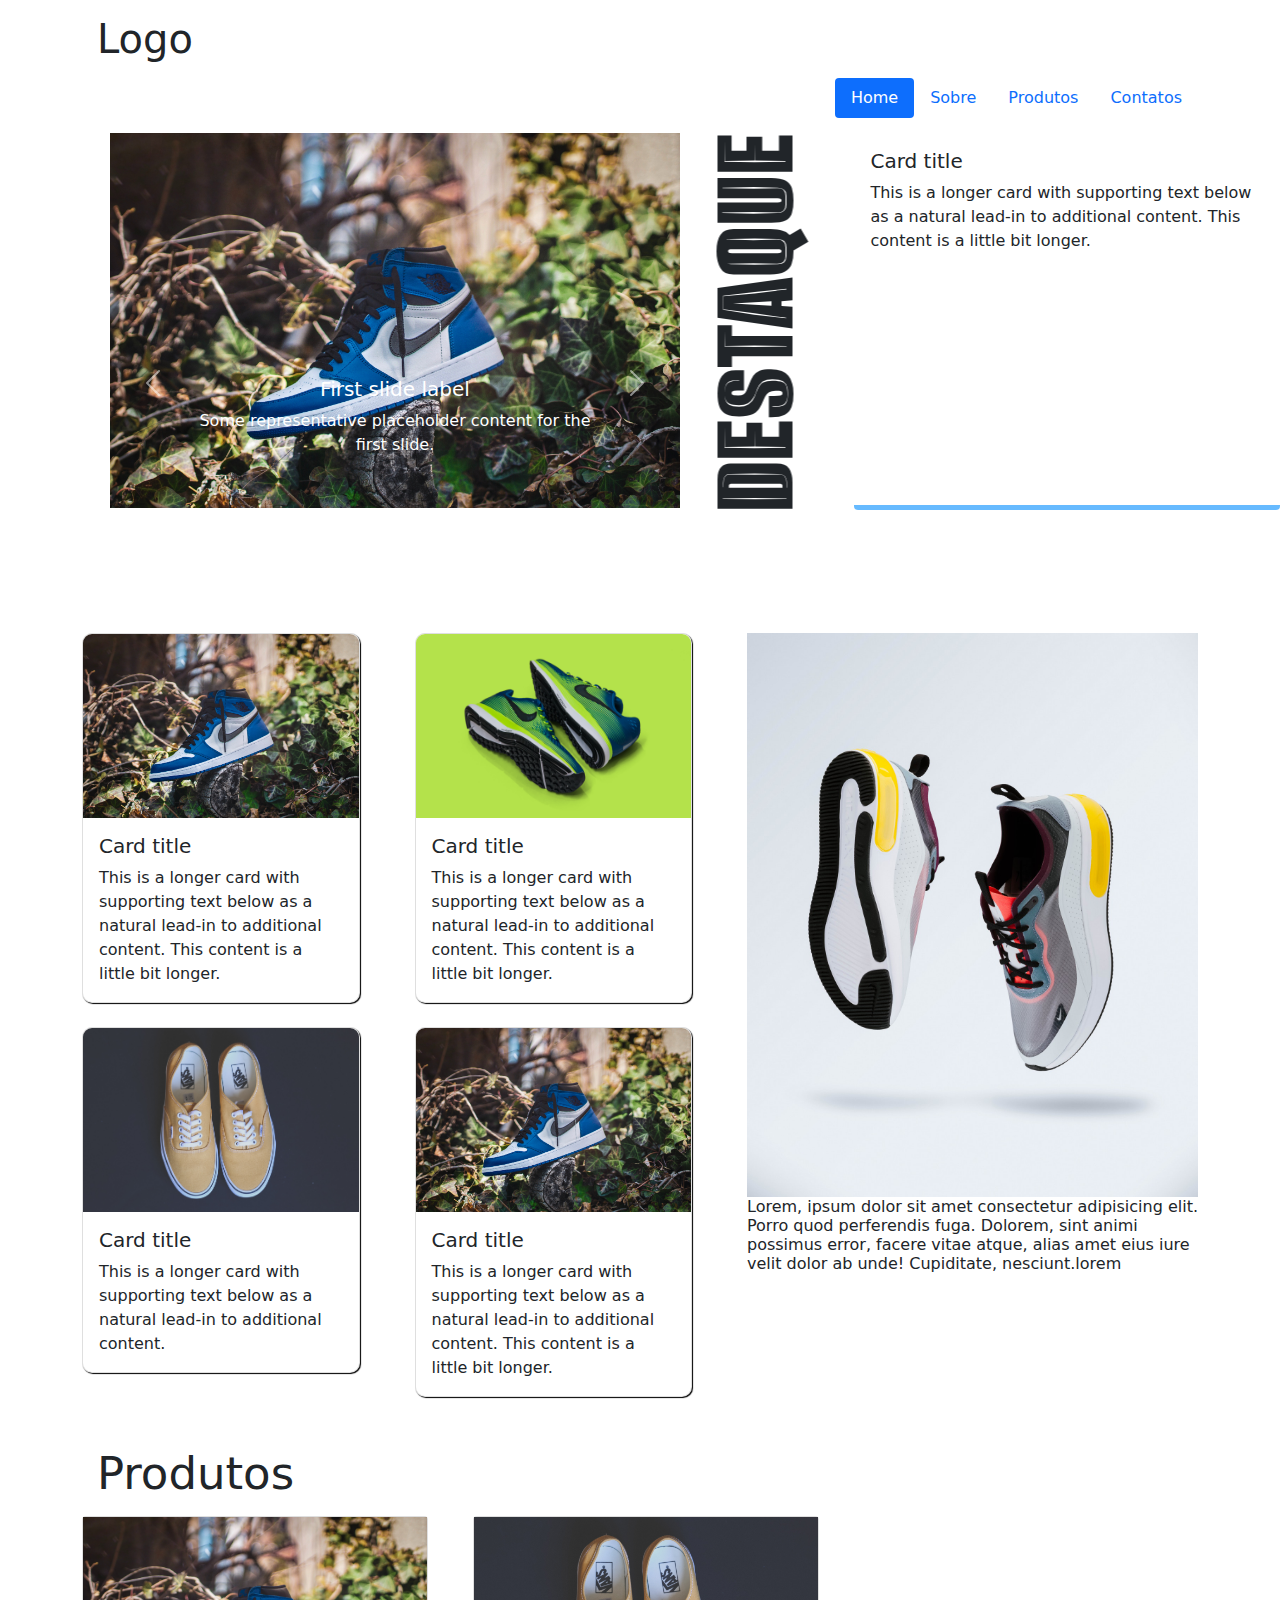
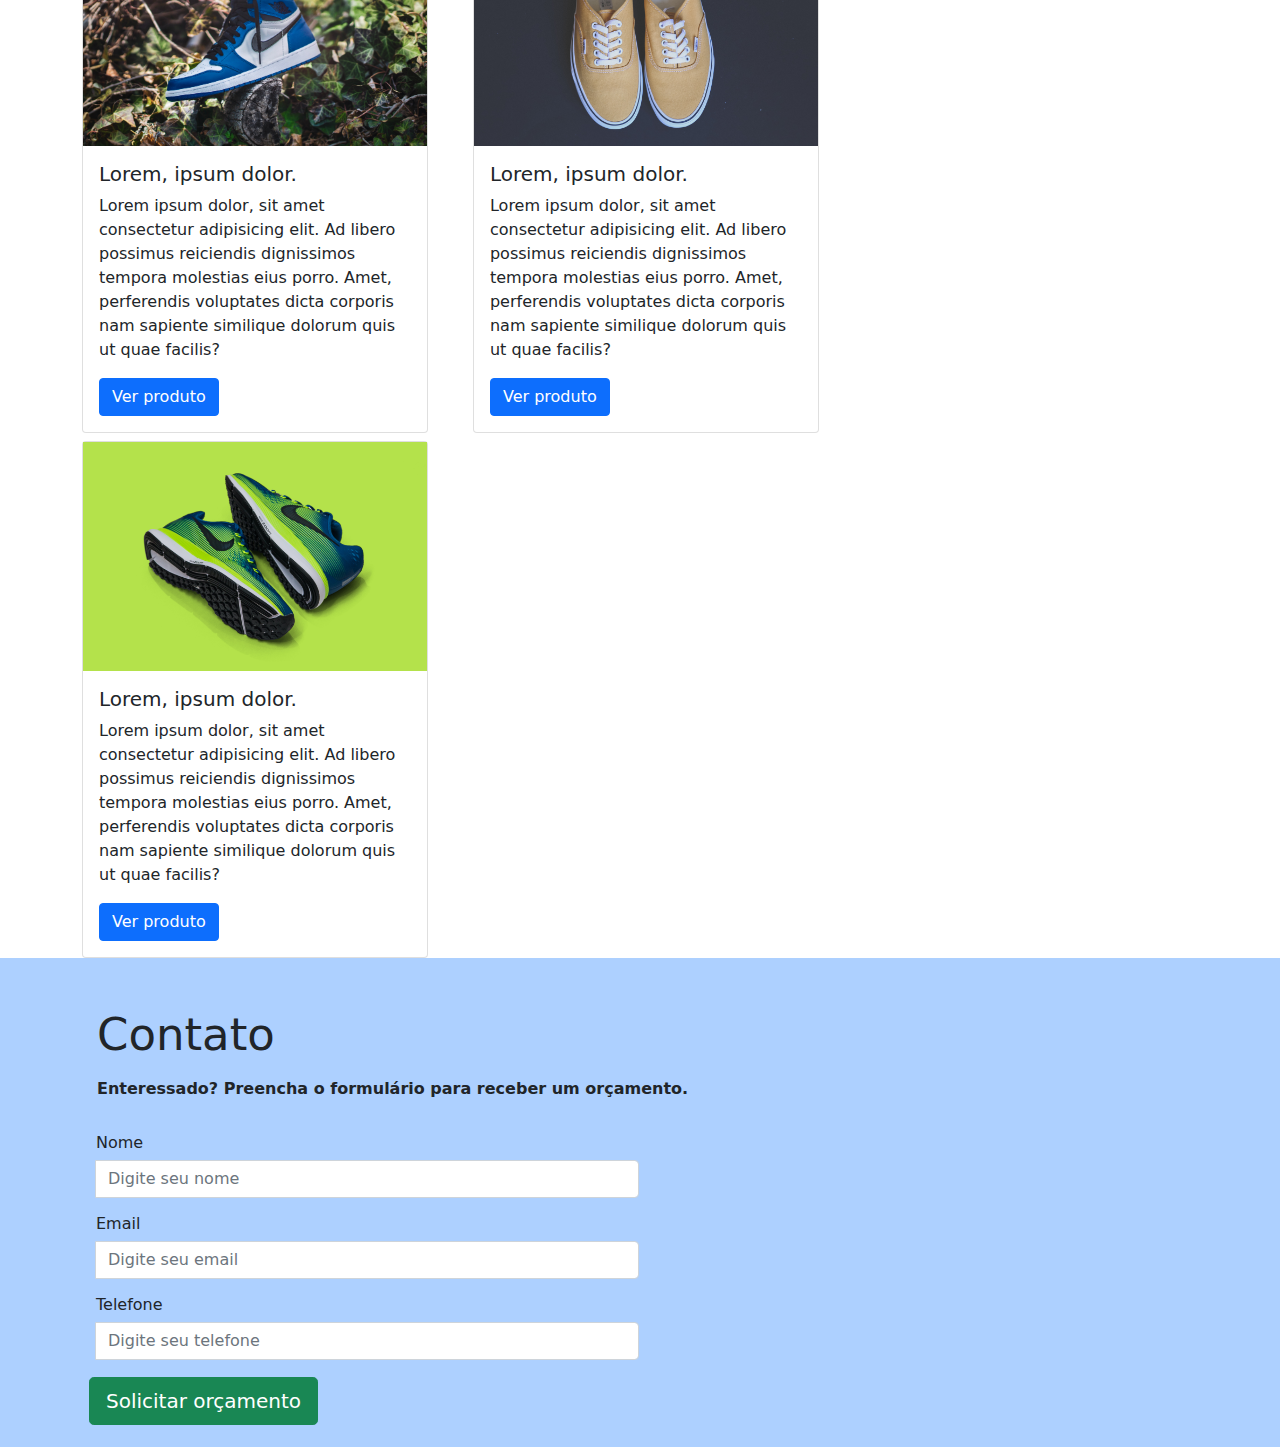
<file: Bootstrap/bootstrap-5.1.3-dist/index.html>
<!DOCTYPE html>
<html lang="en">
<head>
    <meta charset="UTF-8">
    <meta http-equiv="X-UA-Compatible" content="IE=edge">
    <meta name="viewport" content="width=device-width, initial-scale=1.0">
    <link rel="stylesheet" href="./css/bootstrap.min.css">
    <link rel="stylesheet" href="./custom.css">
    <title>Document</title>
</head>
<body>

    <header>
        <div class="container">
            <div class="row">
                <div class="col">

                    <h1>Logo</h1>

                    <ul class="nav justify-content-end nav-pills">
                        
                        <li class="nav-itens"><a class="nav-link active" href="">Home</a></li>
                        <li class="nav-itens"><a class="nav-link" href="">Sobre</a></li>
                        <li class="nav-itens"><a class="nav-link" href="">Produtos</a></li>
                        <li class="nav-itens"><a class="nav-link" href="">Contatos</a></li>
                    </ul>
                </div>
            </div>
        </div>
    </header>
                <section id="carrosa">

                        
                    <div id="carouselExampleCaptions" class="carousel slide" style="height: 500px; width: 600px;" data-bs-ride="carousel">
                                <div class="carousel-indicators">
                                    <button type="button" data-bs-target="#carouselExampleCaptions" data-bs-slide-to="0" class="active" aria-current="true" aria-label="Slide 1"></button>
                                    <button type="button" data-bs-target="#carouselExampleCaptions" data-bs-slide-to="1" aria-label="Slide 2"></button>
                                    <button type="button" data-bs-target="#carouselExampleCaptions" data-bs-slide-to="2" aria-label="Slide 3"></button>
                                </div>

                        <div class="carousel-inner h-75">
                                <div class="carousel-item active">
                                    <img src="./imagens/sapato02.jpg" class="d-block w-100 h-100" alt="...">
                                    <div class="carousel-caption d-none d-md-block">
                                    <h5>First slide label</h5>
                                    <p>Some representative placeholder content for the first slide.</p>
                                    </div>
                                </div>

                                <div class="carousel-item">
                                    <img src="./imagens/sapato05.jpg" class="d-block w-100 h-100" alt="...">
                                    <div class="carousel-caption d-none d-md-block">
                                    <h5>Second slide label</h5>
                                    <p>Some representative placeholder content for the second slide.</p>
                                    </div>
                                </div>

                                <div class="carousel-item">
                                    <img src="./imagens/sapato07.jpg" class="d-block w-100 h-100" alt="...">
                                    <div class="carousel-caption d-none d-md-block">
                                    <h5>Third slide label</h5>
                                    <p>Some representative placeholder content for the third slide.</p>
                                    </div>
                                </div>
                        </div>
                            <button class="carousel-control-prev" type="button" data-bs-target="#carouselExampleCaptions" data-bs-slide="prev">
                                <span class="carousel-control-prev-icon" aria-hidden="true"></span>
                                <span class="visually-hidden">Previous</span>
                            </button>

                            <button class="carousel-control-next" type="button" data-bs-target="#carouselExampleCaptions" data-bs-slide="next">
                                <span class="carousel-control-next-icon" aria-hidden="true"></span>
                                <span class="visually-hidden">Next</span>
                            </button>
                        </div>

                        <div class="destaque">
                            <p>DESTAQUE</p>
                        </div>

                        <div class="card car1">
                            <div class="card-body">
                                <h5 class="card-title">Card title</h5>
                                <p class="card-text">This is a longer card with supporting text below as a natural lead-in to additional content. This content is a little bit longer.</p>
                              </div>
                        </div>
                </section>

                
    <section id="sobre">
        <div class="container">
            <div class="row">
                <div class="col-md-7 col-sm-12">
                    <div class="row row-cols-1 row-cols-md-2 g-4" id="card01">
                        <div class="col">
                            
                          <div class="card">
                            <img src="./imagens/sapato02.jpg" class="card-img-top" alt="...">
                            <div class="card-body">
                              <h5 class="card-title">Card title</h5>
                              <p class="card-text">This is a longer card with supporting text below as a natural lead-in to additional content. This content is a little bit longer.</p>
                            </div>
                          </div>
                        </div>
                        <div class="col">
                          <div class="card">
                            <img src="./imagens/sapato05.jpg" class="card-img-top" alt="...">
                            <div class="card-body">
                              <h5 class="card-title">Card title</h5>
                              <p class="card-text">This is a longer card with supporting text below as a natural lead-in to additional content. This content is a little bit longer.</p>
                            </div>
                          </div>
                        </div>
                        <div class="col">
                          <div class="card">
                            <img src="./imagens/sapato07.jpg" class="card-img-top" alt="...">
                            <div class="card-body">
                              <h5 class="card-title">Card title</h5>
                              <p class="card-text">This is a longer card with supporting text below as a natural lead-in to additional content.</p>
                            </div>
                          </div>
                        </div>
                        <div class="col">
                          <div class="card">
                            <img src="./imagens/sapato02.jpg" class="card-img-top" alt="...">
                            <div class="card-body">
                              <h5 class="card-title">Card title</h5>
                              <p class="card-text">This is a longer card with supporting text below as a natural lead-in to additional content. This content is a little bit longer.</p>
                            </div>
                          </div>
                        </div>
                      </div>

                </div>

                <div class="col-md-5 col-sm-12 float-end" >
                    <img src="./imagens/sapato01.jpg" alt="sapato01" class="img-fluid">
                    <h6>Lorem, ipsum dolor sit amet consectetur adipisicing elit. Porro quod perferendis fuga. Dolorem, sint animi possimus error, facere vitae atque, alias amet eius iure velit dolor ab unde! Cupiditate, nesciunt.lorem</h6>
    
                </div>

            </div>

           
        </div>
    <section class="produtos">

           <div class="container">
               <div class="row">
                <h2 id="prod">Produtos</h2>
                   <div class="coll">

                       <div class="card">
                           <img src="./imagens/sapato02.jpg" alt="imagem02" class="fluid">
                           <div class="card-body">
                               <h5 class="card-title">Lorem, ipsum dolor.</h5>
                               <p class="card-text">Lorem ipsum dolor, sit amet consectetur adipisicing elit. Ad libero possimus reiciendis dignissimos tempora molestias eius porro. Amet, perferendis voluptates dicta corporis nam sapiente similique dolorum quis ut quae facilis?</p>
                               <a class="btn btn-primary" data-bs-toggle="modal" data-bs-target="#modal-1">Ver produto</a>

                               
                           </div>
                       </div>

                       <div class="card">
                        <img src="./imagens/sapato07.jpg" alt="imagem03" class="fluid">
                        <div class="card-body">
                            <h5 class="card-title">Lorem, ipsum dolor.</h5>
                            <p class="card-text">Lorem ipsum dolor, sit amet consectetur adipisicing elit. Ad libero possimus reiciendis dignissimos tempora molestias eius porro. Amet, perferendis voluptates dicta corporis nam sapiente similique dolorum quis ut quae facilis?</p>
                            <a class="btn btn-primary" data-bs-toggle="modal" data-bs-target="#modal-2">Ver produto</a>

                            
                        </div>
                        </div>

                        <div class="card">
                        <img src="./imagens/sapato05.jpg" alt="imagem04" class="fluid">
                        <div class="card-body">
                            <h5 class="card-title">Lorem, ipsum dolor.</h5>
                            <p class="card-text">Lorem ipsum dolor, sit amet consectetur adipisicing elit. Ad libero possimus reiciendis dignissimos tempora molestias eius porro. Amet, perferendis voluptates dicta corporis nam sapiente similique dolorum quis ut quae facilis?</p>
                            <a class="btn btn-primary" data-bs-toggle="modal" data-bs-target="#modal-3">Ver produto</a>

                            
                        </div>
                    </div>
                   </div>
               </div>
            </div>

    </section>

    <section id="contato">
        <div class="container">
            <div class="row">
                <div class="coll">
                    <h2 id="cont">Contato</h2>                       
                    
                    <p><strong> Enteressado? Preencha o formulário para receber um orçamento.</strong></p>
                </div>

                <div class="coll-md-6 coll-sm-12">
                    <form class="form">
                            <div class="input-group form">
                                <label for="name">Nome</label>
                                <input class="form-control" type="text" name="nome" placeholder="Digite seu nome">                               
                            </div>

                            <div class="input-group form">
                                <label for="email">Email</label>
                                <input class="form-control" type="text" name="email" placeholder="Digite seu email">                               
                            </div>

                            <div class="input-group form">
                                <label for="telefone">Telefone</label>
                                <input class="form-control" type="text" name="telefone" placeholder="Digite seu telefone">                               
                            </div>

                            <botton class="btn btn-lg btn-success">Solicitar orçamento</botton>
                            
                    </form>
                </div>
            </div>
        </div>

    </section>


    <div class="modal fade" id="modal-1">
        <div class="modal-dialog">
            <div class="modal-content">
                <div class="modal-header">
                        <h5 class="modal-tatle">Produto 1</h5>

                        <botton class="btn-close" data-bs-dismiss="modal" area-label="Close"></botton>
                </div>
                <div class="modal-body">

                    <h6>Confira o tanho e os preços</h6>

                    <table class="table table-hover table-striped">
                        <thead>
                            <tr>
                                <th>Tamanho</th>
                                <th>Valor</th>
                            </tr>
                    </thead>

                    <tbody>
                        <tr>
                            <td>38</td>
                            <td>100</td>
                        </tr>

                        <tr>
                            <td>40</td>
                            <td>200</td>
                        </tr>

                        <tr>
                            <td>43</td>
                            <td>300</td>
                        </tr>
                    </tbody>
                    </table>
                </div>
                <div class="modal-footer">
                    <botton class="btn-close" data-bs-dismiss="modal" area-label="Close"></botton>
                </div>
            </div>
        </div>

    </div>

    <div class="modal fade" id="modal-2">
        <div class="modal-dialog">
            <div class="modal-content">
                <div class="modal-header">
                        <h5 class="modal-tatle">Produto 2</h5>

                        <botton class="btn-close" data-bs-dismiss="modal" area-label="Close"></botton>
                </div>
                <div class="modal-body">

                    <h6>Confira o tanho e os preços</h6>

                    <table class="table table-hover table-striped">
                        <thead>
                            <tr>
                                <th>Tamanho</th>
                                <th>Valor</th>
                            </tr>
                    </thead>

                    <tbody>
                        <tr>
                            <td>35</td>
                            <td>100</td>
                        </tr>

                        <tr>
                            <td>37</td>
                            <td>280</td>
                        </tr>

                        <tr>
                            <td>44</td>
                            <td>390</td>
                        </tr>
                    </tbody>
                    </table>
                </div>
                <div class="modal-footer">
                    <botton class="btn-close" data-bs-dismiss="modal" area-label="Close"></botton>
                </div>
            </div>
        </div>

    </div>

    <div class="modal fade" id="modal-3">
        <div class="modal-dialog">
            <div class="modal-content">
                <div class="modal-header">
                        <h5 class="modal-tatle">Produto 3</h5>

                        <botton class="btn-close" data-bs-dismiss="modal" area-label="Close"></botton>
                </div>
                <div class="modal-body">

                    <h6>Confira o tanho e os preços</h6>

                    <table class="table table-hover table-striped">
                        <thead>
                            <tr>
                                <th>Tamanho</th>
                                <th>Valor</th>
                            </tr>
                    </thead>

                    <tbody>
                        <tr>
                            <td>39</td>
                            <td>150</td>
                        </tr>

                        <tr>
                            <td>41</td>
                            <td>250</td>
                        </tr>

                        <tr>
                            <td>45</td>
                            <td>350</td>
                        </tr>
                    </tbody>
                    </table>
                </div>
                <div class="modal-footer">
                    <botton class="btn-close" data-bs-dismiss="modal" area-label="Close"></botton>
                </div>
            </div>
        </div>

    </div>
    








    
    <script src="./js/bootstrap.min.js"></script>
</body>
</html>
</file>
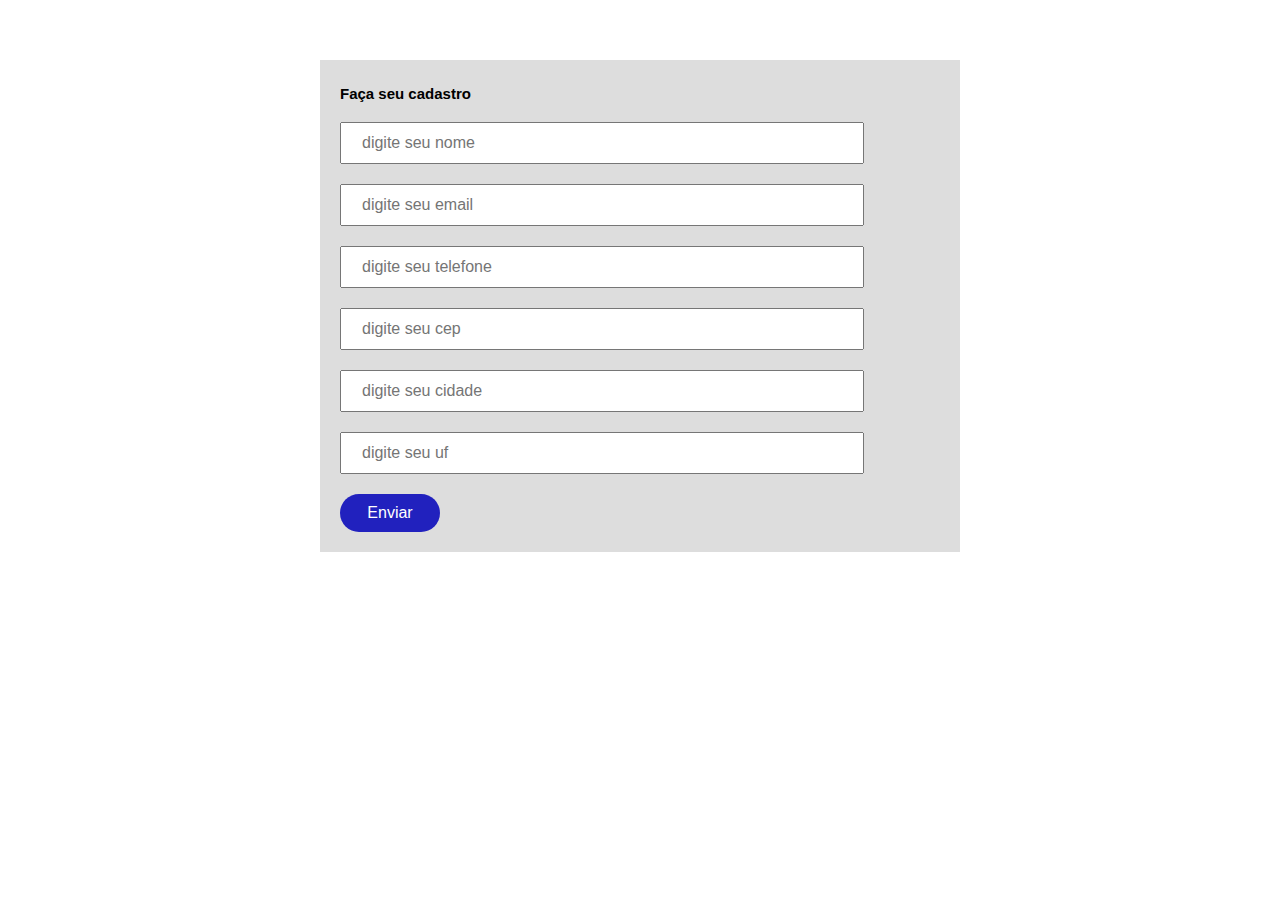
<file: Js/exercicio-formulario.html>
<!DOCTYPE html>
<html lang="en">
<head>
    <meta charset="UTF-8">
    <meta http-equiv="X-UA-Compatible" content="IE=edge">
    <meta name="viewport" content="width=device-width, initial-scale=1.0">
    <link rel="stylesheet" href="./style-form.css">
    <title>Javascript</title>
</head>
<body>

    <div class="container">

        <div class="mensagem"></div>

        <form id="formulario-02">
            <h2>Faça seu cadastro</h2>
            <input type="text" placeholder="digite seu nome" class="obrigatorio" name="nome">
            <input type="text" placeholder="digite seu email" class="email" name="email">
            <input type="text" placeholder="digite seu telefone" class="" name="telefone">
            <input type="text" placeholder="digite seu cep" class="numerico" name="cep">
            <input type="text" placeholder="digite seu cidade" class="obrigario" name="cidade">
            <input type="text" placeholder="digite seu uf" class="uf" name="uf"> 
            <button type="submit">Enviar</button>
        </form>

        <div id="resultado">
            
        </div>

    </div>

    <script type="text/javascript" src="./exercicio-formulario.js"></script>
    
</body>
</html>
</file>
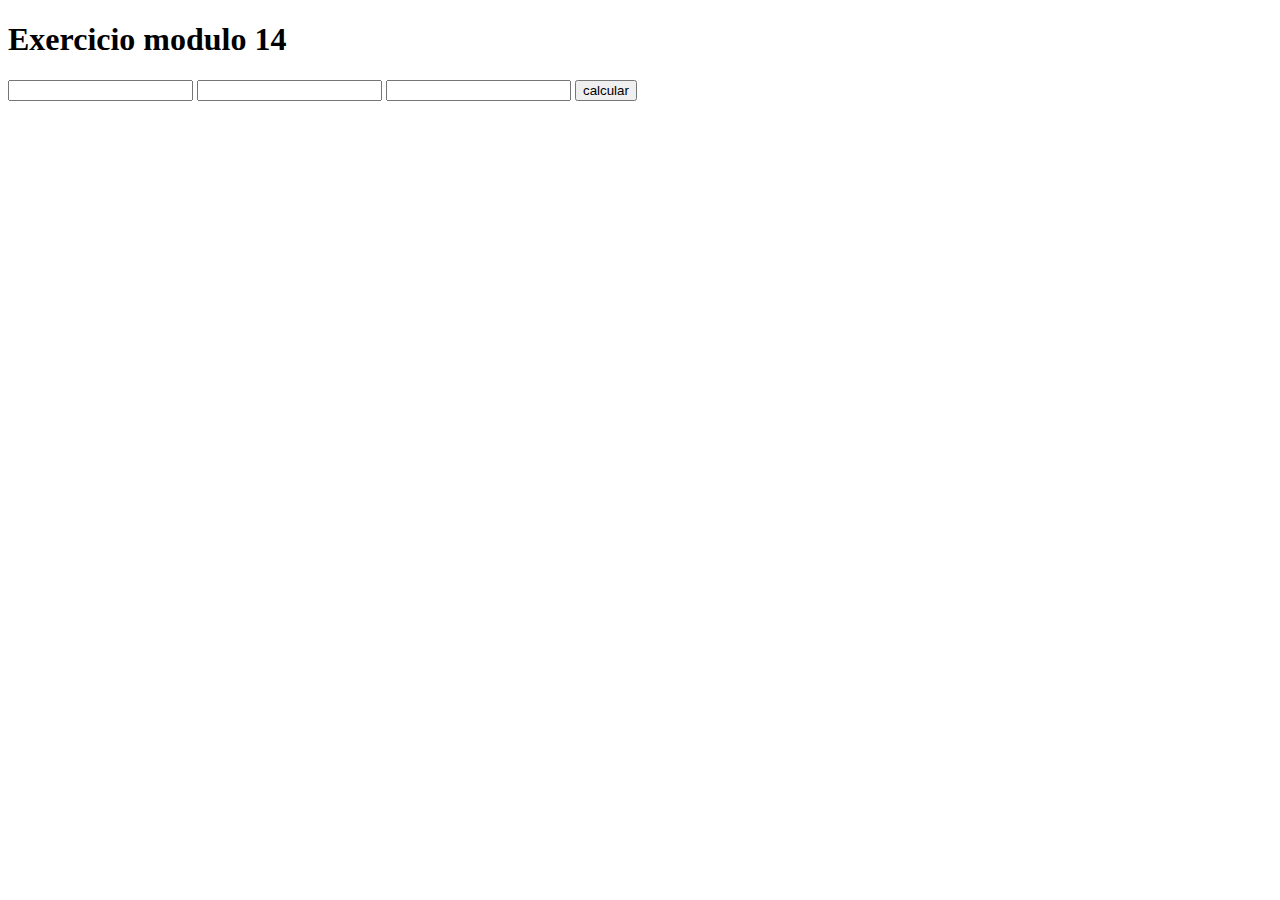
<file: Js/teste.html>
<!DOCTYPE html>
<html>
<head></head>

<body>

<h1>Exercicio modulo 14</h1>

    <input type="number" id="valor">
    <input type="number" id="entrada">
    <input type="number" id="prestacao">
    
    <button onclick="Prestacao()">
    calcular
    </button>
    
    <div id="Resultado">
    
    </div>

    <script src="./exercicio01.js"></script>
</body>
</html>
</file>
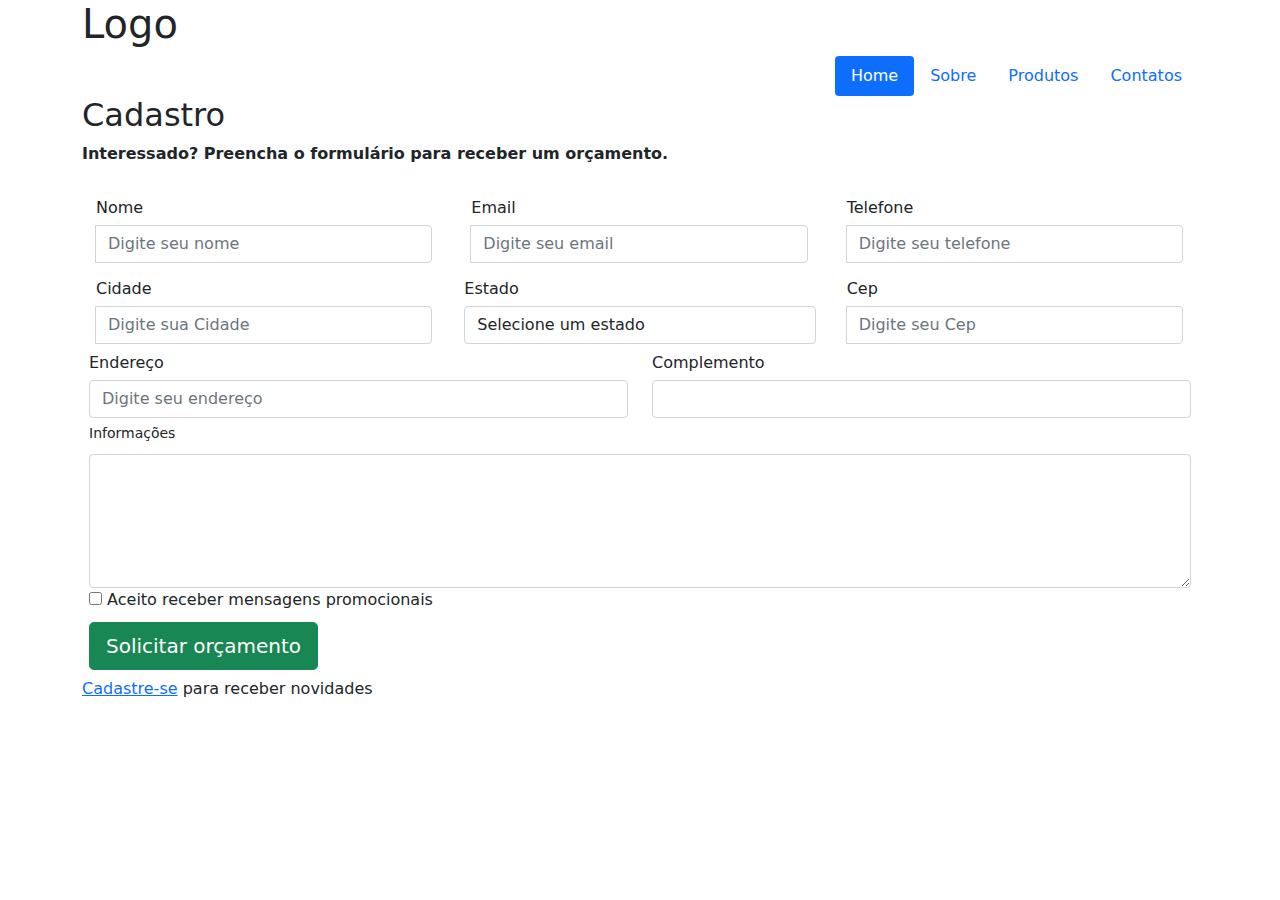
<file: Bootstrap/bootstrap-5.1.3-dist/index-form.html>
<!DOCTYPE html>
<html lang="en">
<head>
    <meta charset="UTF-8">
    <meta http-equiv="X-UA-Compatible" content="IE=edge">
    <meta name="viewport" content="width=device-width, initial-scale=1.0">
    <link rel="stylesheet" href="./css/bootstrap.min.css">
    <link rel="stylesheet" href="./custom-form.css">
    <title>Document</title>
</head>
<body>

    <header>
        <div class="container">
            <div class="row">
                <div class="col">

                    <h1>Logo</h1>

                    <ul class="nav justify-content-end nav-pills"> 

                        <li class="nav-itens"><a class="nav-link active" href="">Home</a></li>
                        <li class="nav-itens"><a class="nav-link" href="">Sobre</a></li>
                        <li class="nav-itens"><a class="nav-link" href="">Produtos</a></li>
                        <li class="nav-itens"><a class="nav-link" href="">Contatos</a></li>
                    </ul>
                </div>
            </div>
        </div>
    </header>

    

          

    <section id="cadastro">
        <div class="container">
            <div class="row">
                <div class="coll">
                    <h2 id="cont">Cadastro</h2>                       
                    
                    <p><strong> Interessado? Preencha o formulário para receber um orçamento.</strong></p>
                </div>

                <div class="coll-md-6 coll-sm-12">
                    <form class="form">

                        <div class="row">
                            <div class="col">
                                <div class="input-group form">
                                    <label for="name">Nome</label>
                                    <input class="form-control" type="text" name="nome" placeholder="Digite seu nome" required>                               
                                </div>
    
                            </div>

                            <div class="col">
                                <div class="input-group form">
                                    <label for="email">Email</label>
                                    <input class="form-control" type="text" name="email" placeholder="Digite seu email" required>                               
                                </div>

                            </div>


                            <div class="col">
                                <div class="input-group form">
                                    <label for="telefone">Telefone</label>
                                    <input class="form-control" type="text" name="telefone" placeholder="Digite seu telefone" required>                               
                                </div>
                            </div>
                        </div>

                        
                            
                        <div class="row">
                            <div class="col">
                                <div class="input-group form">
                                    <label for="email">Cidade</label>
                                    <input type="text" name="cidade" id="cidade" class="form-control" placeholder="Digite sua Cidade" required>                               
                                </div>

                            </div>

                            <div class="col estado">
                                <label for="estado">Estado</label>
                                    <select name="estado" id="estado" class="form-control" required>
                                        <option value="">Selecione um estado</option>
                                        <option value="sp">São Paulo</option>
                                        <option value="ba">Bahia</option>
                                        <option value="pr">Paraná</option>
                                    </select>
                            </div>

                            <div class="col">
                                <div class="input-group form">
                                    <label for="cep">Cep</label>
                                    <input type="text" name="cep" id="cep" class="form-control" placeholder="Digite seu Cep" required>                               
                                </div>

                            </div>
                        </div>

                            <div class="row">
                                <div class="col">
                                    <label for="endereco">Endereço</label>
                                    <input type="text" name="endereco" id="endereco" class="form-control" placeholder="Digite seu endereço" required>
                                </div>

                                <div class="col">
                                    <label for="complemento">Complemento</label>
                                    <input type="text" name="complemento" id="complemento" class="form-control">
                                </div>
                                
                            </div>

                            <div class="row">
                                <div class="col">
                                    <label for="info" class="col-form-label-sm">Informações</label>
                                    <textarea class="form-control" name="info" id="info" rows="5"></textarea>
                                </div>
                            </div>

                            <div class="row">
                                <div class="col">                                  
                                    <input type="checkbox" name="promocionais" id="promocionais">
                                    <label for="promocionais">Aceito receber mensagens promocionais</label>
                                </div>
                            </div>

                            <button type="submit" class="btn btn-lg btn-success" id="form02">Solicitar orçamento</button>
                            
                    </form>
                    <p><a href="cadastro" data-bs-toggle="modal" data-bs-target="#modal-1">Cadastre-se</a> para receber novidades</p>
                </div>
            </div>
        </div>

      <div class="modal fade" id="modal-1">
          <div class="modal-dialog">
              <div class="modal-content">
                  <div class="modal-header">
                      <h5 class="modal-title">Inscrever-me na lista</h5>
                      <button class="btn-close" data-bs-dismiss="modal" area-label="close"></button>
                  </div>
                  <div class="modal-body">
                      <h6>Preencha os campos para receber novidades e promoções</h6>
                      <form class="form-inline">
                          <input type="text" class="form-control mb-3" name="nome" placeholder="nome">
                          <input type="text" class="form-control mb-3" name="email" placeholder="email" required>
                          <button type="submit" class="btn btn-success">Receber novidades</button>
                      </form>
                  </div>
              </div>
          </div>
      </div>

    </section>
       








    
    <script src="./js/bootstrap.min.js"></script>
</body>
</html>
</file>
<file: Bootstrap/bootstrap-5.1.3-dist/custom.css>
@import url('https://fonts.googleapis.com/css2?family=Alumni+Sans+Inline+One&display=swap');




.coll {
    display: flex;
    flex-direction: row;
    flex-wrap: wrap;
    gap: 8px;
}

.card {
    width: 31%;
}

header .nav {
    margin: 15px auto
}

header h1 {
    margin: 15px;
}

#contato .container .row .coll{
    display: block;
}

#card01 .col .card {
    width: 90%;
    border-radius: 10px 10px 10px 10px;
    overflow: hidden;
    box-shadow: 1px 1px 1px black;
}

.produtos .coll {
    column-gap: 45px;
}

#prod {
    margin: 50px 0 15px 15px;
    font-size: 45px;
}

#cont {
    margin: 50px 0 15px 15px;
    font-size: 45px;
}

#contato {
    background-color: rgba(0, 110, 255, 0.322);
}

#contato .row {
    padding: 0 0 15px 0;
}

#contato p {
    margin-left: 15px;
}

#contato .form {
    display: block; 
    padding: 7px;   
}

 #contato .form .form-control {
    width: 50%;
    margin-top: 5px;
}

#contato .form .btn {
    margin-top: 10px;
}

.carousel {
    margin-left: 100px;
}

#carrosa {
    display: flex;
}

.destaque {
    margin-right: -261px;
}

.destaque p {
    font-size: 127px;
    font-family: 'Alumni Sans Inline One', cursive;
    writing-mode: vertical-rl;
    margin-left: -20px;
    margin-right: 101px;
    transform: rotate(180deg);
}

#carouselExampleCaptions {
    margin-left: 110px;
}

.car1 {
    display: flex;
    width: 35%;
    height: 377px;
    margin-left: 164px;
    border: none;
    border-bottom: 5px solid rgb(102, 186, 255);
}
</file>
<file: Js/style-form.css>
* {
    margin: 0;
    padding: 0;
}

html {
    font-size: 62.5%;
    font-family: Arial, Helvetica, sans-serif;
}

.container {
    max-width: 1200px;
    margin: 0 auto;
}

form {
    background: #ddd;
    padding: 20px;
    display: block;
    margin: 20px auto;
    width: 50%;
}

h2 {
    margin-bottom: 2rem;
    margin-top: 0.5rem;
}

input, button {
    display: block;
    margin-bottom: 20px;
    font-size: 1.6rem;
}

input {
    width: 80%;
    padding: 1rem 2rem;
}

button {
    border: 0 none;
    border-radius: 2rem;
    color: #fff;
    background-color: #2121be;
    width: 10rem;
    padding: 1rem 2rem;
    cursor: pointer;
    margin-bottom: 0;
}

button:hover {
    background-color: #4545c2;
}

.mensagem,
#resultado {
    font-size: 2rem;
    text-align: center;
    padding: 2rem;
}

.erro {
    border-color: #f00;
}
</file>
<file: Bootstrap/bootstrap-5.1.3-dist/custom-form.css>
#cadastro .form {
    display: block; 
    padding: 7px;   
}

 #cadastro .form .row .form-control {
    width: 100%;
    margin-top: 5px;
}

#cadastro .form .btn {
    margin-top: 10px;
}

#cadastro .form .estado {
    padding-top: 7px;
}
</file>
